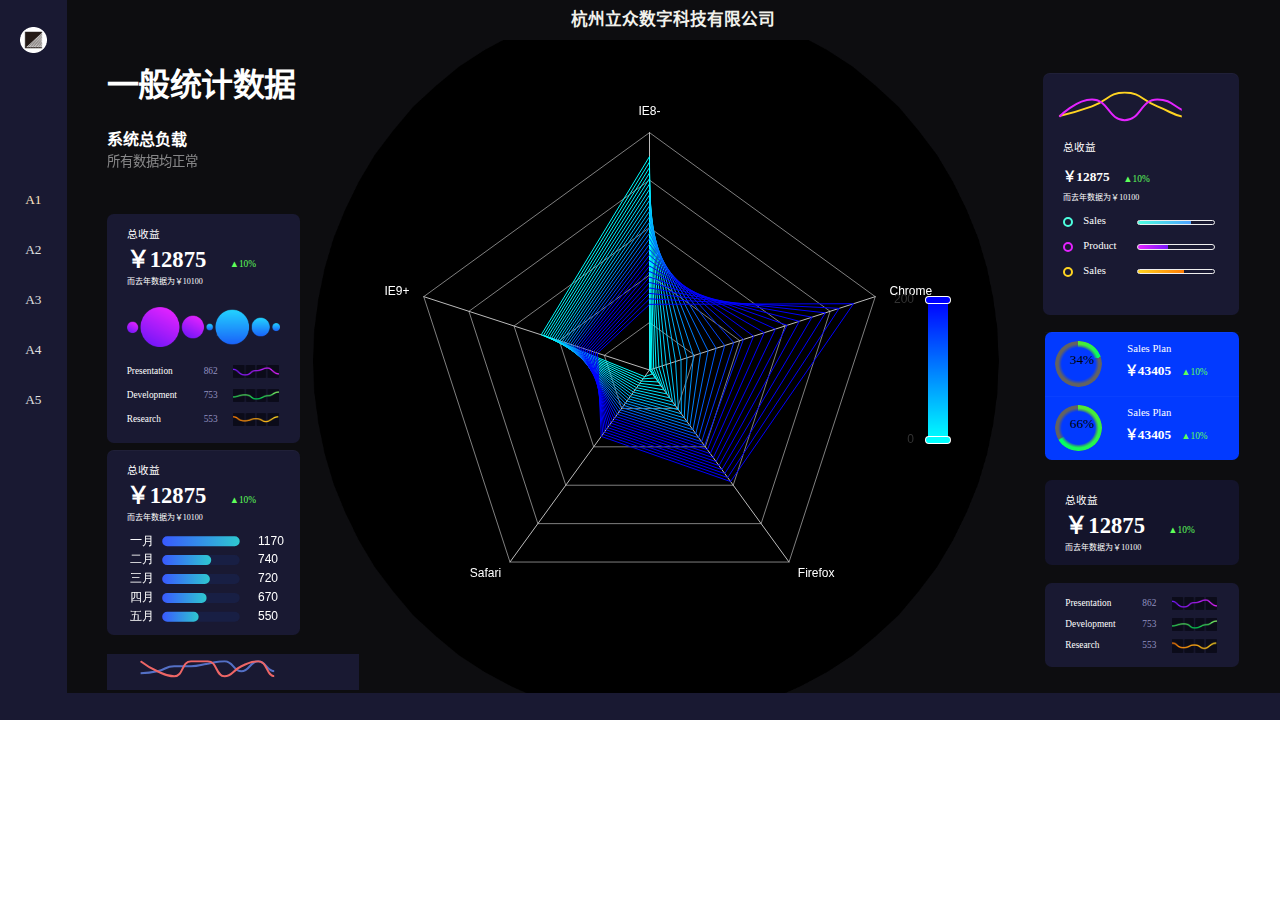
<file: index.html>
<!DOCTYPE html>
<html lang="zh-CN">

<head>
    <script type="text/javascript">
        window.location.href = 'html/demo1.html';
    </script>
    <meta charset="UTF-8">
    <meta http-equiv="X-UA-Compatible" content="IE=edge">
    <meta name="viewport" content="width=device-width, initial-scale=1.0">
    <title>home</title>

</head>

<body>

</body>

</html>
</file>
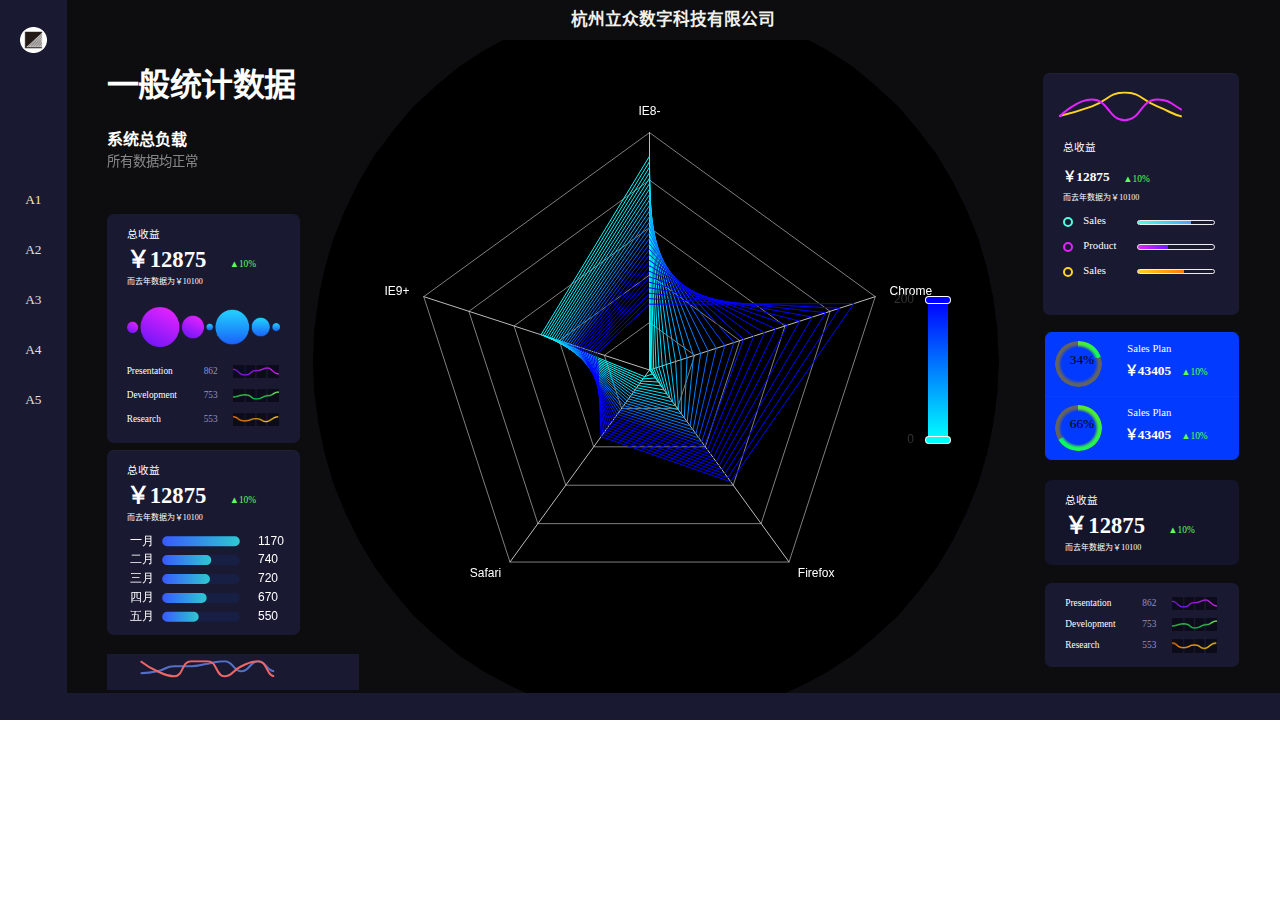
<file: html/demo1.html>
<!DOCTYPE html>
<html lang="zh-CN">

<head>
    <meta charset="UTF-8">
    <meta http-equiv="X-UA-Compatible" content="IE=edge">
    <meta name="viewport" content="width=device-width, initial-scale=1.0">
    <title>a1</title>
    <link rel="stylesheet" href="../css/Navigation .css">
    <link rel="stylesheet" href="../css/contentpublic.css">
    <link rel="stylesheet" href="../css/a1.css">

</head>

<body style="overflow:scroll;overflow-y:hidden;overflow-x:hidden">
    <div class="navigation">
        <!-- logo区域 -->
        <div class="logo">
            <img src="../Image/logo1.png" alt="" id="lz">
        </div>
        <!-- 中间按钮区域 -->
        <div class="menu_button">
            <ul class="nav">
                <li class="nav-item ">
                    <a class="nav-link nav-linkPress " href="demo1.html">A1</a>
                </li>

                <li class="nav-item">
                    <a class="nav-link " href="demo2.html">A2</a>
                </li>

                <li class="nav-item">
                    <a class="nav-link" href="demo3.html">A3</a>
                </li>

                <li class="nav-item">
                    <a class="nav-link " href="#section_4">A4</a>
                </li>

                <li class="nav-item">
                    <a class="nav-link " href="#section_5">A5</a>
                </li>
            </ul>
        </div>
        <!-- 底部区域 -->
        <div class="bottom">

        </div>
    </div>
    <div class="content">
        <div class="topPanel">
            <h1>杭州立众数字科技有限公司</h1>
        </div>
        <div class="middlePanel">
            <div class="left">
                <p class="p1">一般统计数据</p>
                <p class="p2">系统总负载</p>
                <p class="p3">所有数据均正常</p>
                <div class="box1">
                    <p class="p10">总收益</p>
                    <p class="p11">￥12875</p>
                    <p class="p12">▲10%</p>
                    <p class="p13">而去年数据为￥10100</p>
                    <img class="qipao" src="../Image/qipao.png" alt="" srcset="">
                    <div class="box">
                        <p class="name">Presentation</p>
                        <p class="num">862</p>
                        <img class="icon" src="../Image/t1.png" alt="" srcset="">
                    </div>
                    <div class="box">
                        <p class="name">Development</p>
                        <p class="num">753</p>
                        <img class="icon" src="../Image/t2.png" alt="" srcset="">
                    </div>
                    <div class="box">
                        <p class="name">Research</p>
                        <p class="num">553</p>
                        <img class="icon" src="../Image/t3.png" alt="" srcset="">
                    </div>
                </div>
                <div class="box2">
                    <p class="p10">总收益</p>
                    <p class="p11">￥12875</p>
                    <p class="p12">▲10%</p>
                    <p class="p13">而去年数据为￥10100</p>
                    <div id="month1" class="box"></div>
                </div>
                <div id="Dynamicss" class="box3">
                </div>
            </div>
            <div id="echart3" class="middle"></div>
            <div class="right">
                <div class="box1">
                    <div id="rightTable1" class="table"></div>
                    <p class="p10">总收益</p>
                    <p class="p11">￥12875</p>
                    <p class="p12">▲10%</p>
                    <p class="p13">而去年数据为￥10100</p>
                    <div class="slider">
                        <div class="box">
                            <div class="kxy verticalcenter" style="border: .0375rem solid #4DFFDF;"></div>
                            <div class="lable verticalcenter">Sales</div>
                            <div class="green g-progress verticalcenter" style="--progress: 70%"></div>
                        </div>
                        <div class="box">
                            <div class="kxy verticalcenter" style="border: .0375rem solid #E323FF;"></div>
                            <div class="lable verticalcenter">Product</div>
                            <div class="purple g-progress verticalcenter" style="--progress: 40%"></div>
                        </div>
                        <div class="box">
                            <div class="kxy verticalcenter" style="border: .0375rem solid #FFD422;"></div>
                            <div class="lable verticalcenter">Sales</div>
                            <div class="linear g-progress verticalcenter" style="--progress: 60%"></div>
                        </div>
                    </div>

                </div>
                <div class="box2">
                    <div class="circlebox">
                        <div class="_circle1"></div>
                        <div class="_circle2 bgnum1"></div>
                        <div class="text">
                            <p class="t1">34%</p>
                        </div>
                        <div class="textbox">
                            <p class="p10">Sales Plan</p>
                            <p class="p11">￥43405</p>
                            <p class="p12">▲10%</p>
                        </div>
                    </div>
                    <div class="circlebox">
                        <div class="_circle1"></div>
                        <div class="_circle2 bgnum2"></div>
                        <div class="text">
                            <p class="t1">66%</p>
                        </div>
                        <div class="textbox">
                            <p class="p10">Sales Plan</p>
                            <p class="p11">￥43405</p>
                            <p class="p12">▲10%</p>
                        </div>
                    </div>
                </div>
                <div class="box3">
                    <p class="p10">总收益</p>
                    <p class="p11">￥12875</p>
                    <p class="p12">▲10%</p>
                    <p class="p13">而去年数据为￥10100</p>
                </div>
                <div class="box4">
                    <div class="box">
                        <p class="name">Presentation</p>
                        <p class="num">862</p>
                        <img class="icon" src="../Image/t1.png" alt="" srcset="">
                    </div>
                    <div class="box">
                        <p class="name">Development</p>
                        <p class="num">753</p>
                        <img class="icon" src="../Image/t2.png" alt="" srcset="">
                    </div>
                    <div class="box">
                        <p class="name">Research</p>
                        <p class="num">553</p>
                        <img class="icon" src="../Image/t3.png" alt="" srcset="">
                    </div>
                </div>
            </div>
        </div>
        <div class="bottomPanel">
        </div>
    </div>

</body>
<script src="../js/jquery.js"></script>
<script src="../js/flexible.js"></script>
<script src="../js/echarts.min.js"></script>
<script src="../js/demo1.js"></script>

</html>
</file>
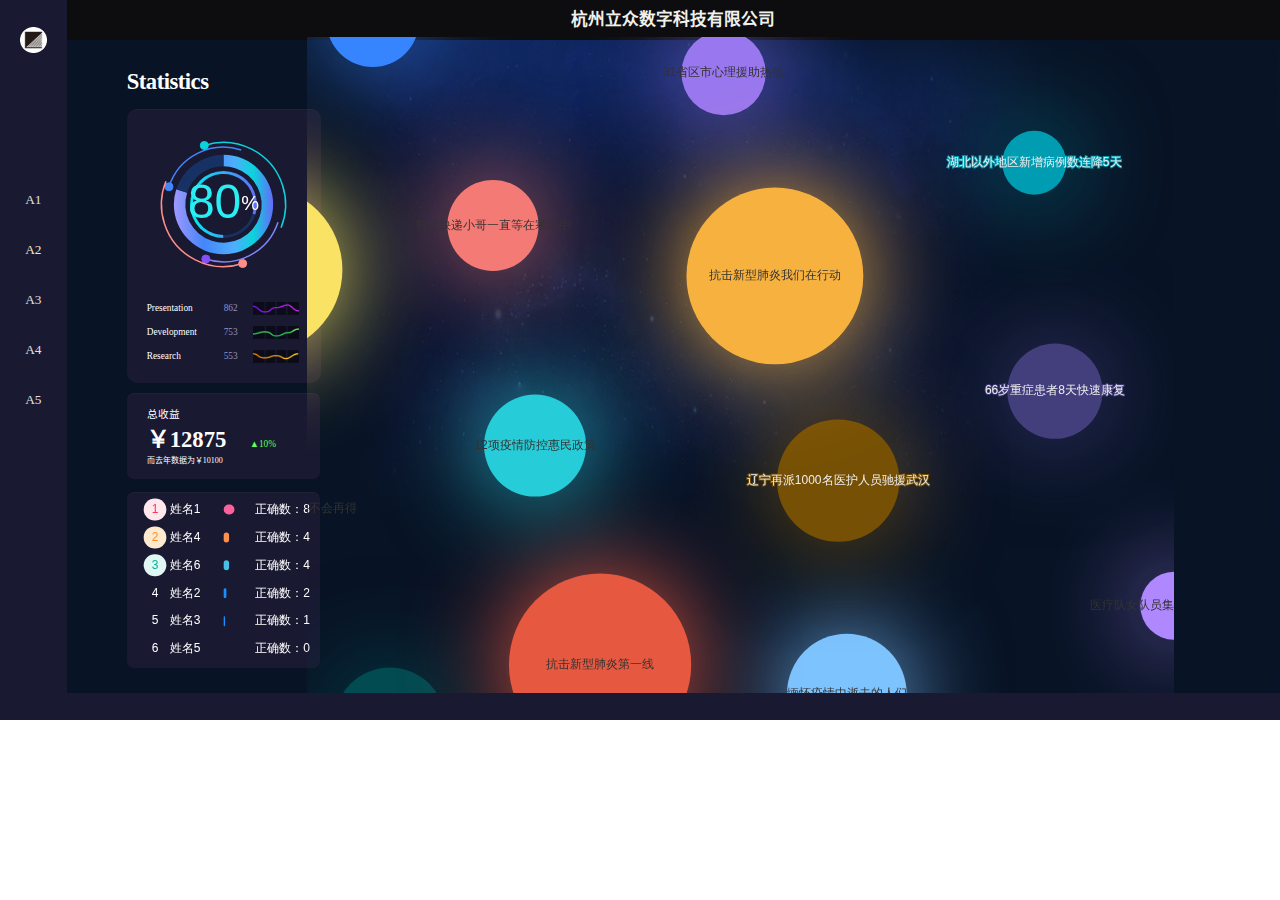
<file: html/demo2.html>
<!DOCTYPE html>
<html lang="zh-CN">

<head>
    <meta charset="UTF-8">
    <meta http-equiv="X-UA-Compatible" content="IE=edge">
    <meta name="viewport" content="width=device-width, initial-scale=1.0">
    <title>a2</title>
    <link rel="stylesheet" href="../css/Navigation .css">
    <link rel="stylesheet" href="../css/contentpublic.css">
    <link rel="stylesheet" href="../css/a2.css">
</head>

<body>
    <div class="navigation">
        <!-- logo区域 -->
        <div class="logo">
            <img src="../Image/logo1.png" alt="" id="lz">
        </div>
        <!-- 中间按钮区域 -->
        <div class="menu_button">
            <ul class="nav">
                <li class="nav-item ">
                    <a class="nav-link  " href="demo1.html">A1</a>
                </li>

                <li class="nav-item">
                    <a class="nav-link nav-linkPress " href="demo2.html">A2</a>
                </li>

                <li class="nav-item">
                    <a class="nav-link" href="demo3.html">A3</a>
                </li>

                <li class="nav-item">
                    <a class="nav-link " href="#section_4">A4</a>
                </li>

                <li class="nav-item">
                    <a class="nav-link " href="#section_5">A5</a>
                </li>

            </ul>
        </div>
        <!-- 底部区域 -->
        <div class="bottom">

        </div>
    </div>
    <div class="content">
        <div class="topPanel">
            <h1>杭州立众数字科技有限公司</h1>
        </div>
        <div class="middlePanel">
            <div class="left">
                <p class="p1">Statistics</p>
                <div class="box1">

                    <div id="echart1" class="echarts"></div>
                    <div class="box">
                        <p class="name">Presentation</p>
                        <p class="num">862</p>
                        <img class="icon" src="../Image/t1.png" alt="" srcset="">
                    </div>
                    <div class="box">
                        <p class="name">Development</p>
                        <p class="num">753</p>
                        <img class="icon" src="../Image/t2.png" alt="" srcset="">
                    </div>
                    <div class="box">
                        <p class="name">Research</p>
                        <p class="num">553</p>
                        <img class="icon" src="../Image/t3.png" alt="" srcset="">
                    </div>
                </div>
                <div class="box2">
                    <p class="p10">总收益</p>
                    <p class="p11">￥12875</p>
                    <p class="p12">▲10%</p>
                    <p class="p13">而去年数据为￥10100</p>
                </div>
                <div id="echart3" class="box3"></div>
            </div>
            <!-- <div id="echart1" class="middle"></div> -->
            <div id="echart2" class="middle"></div>
        </div>
        <div class="bottomPanel">
        </div>
    </div>

</body>
<script src="../js/jquery.js"></script>
<script src="../js/flexible.js"></script>
<script src="../js/echarts.min.js"></script>
<script src="../js/demo2.js"></script>

</html>
</file>
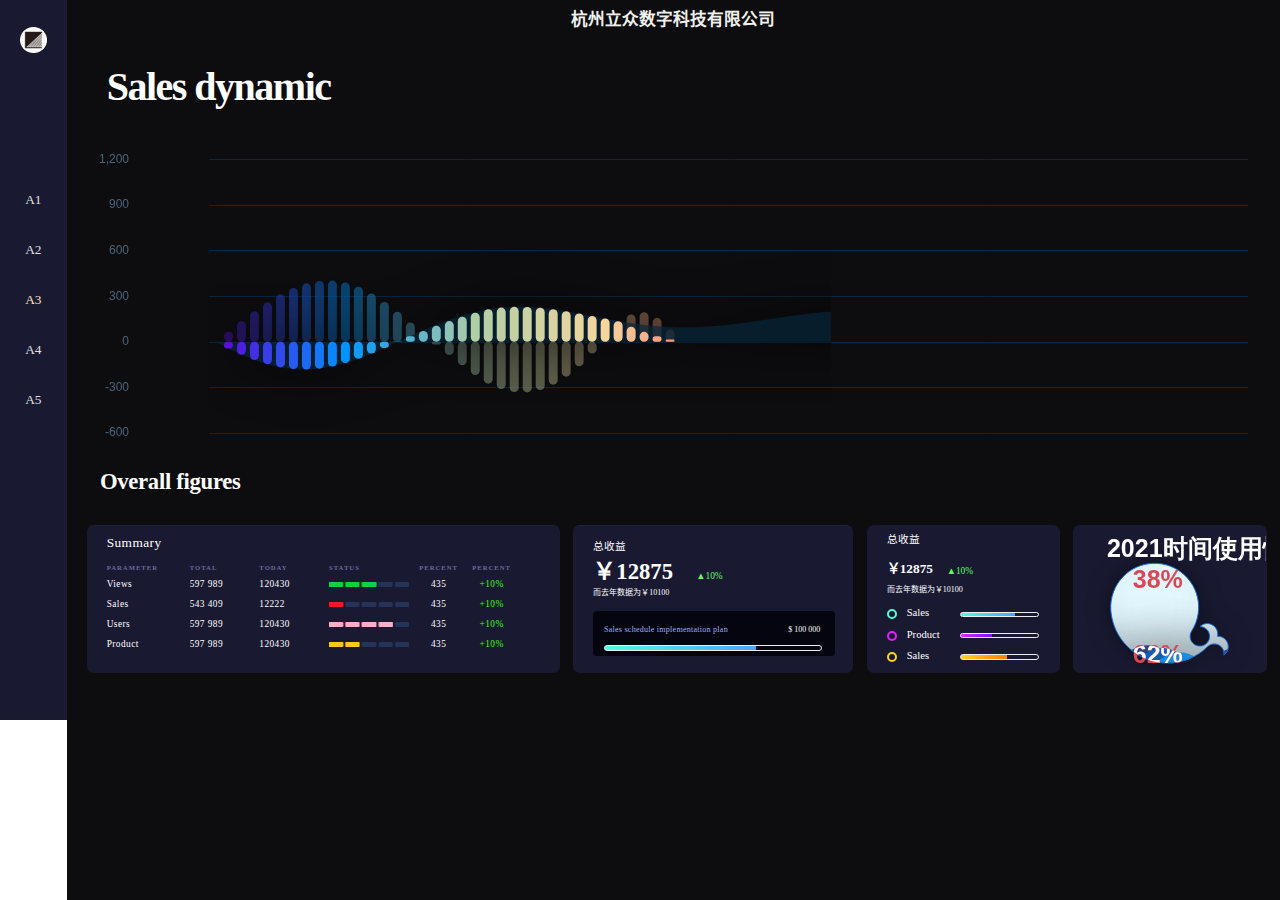
<file: html/demo3.html>
<!DOCTYPE html>
<html lang="zh-CN">

<head>
    <meta charset="UTF-8">
    <meta http-equiv="X-UA-Compatible" content="IE=edge">
    <meta name="viewport" content="width=device-width, initial-scale=1.0">
    <title>a3</title>
    <link rel="stylesheet" href="../css/Navigation .css">
    <link rel="stylesheet" href="../css/contentpublic.css">
    <link rel="stylesheet" href="../css/a3.css">

</head>

<body>
    <div class="navigation">
        <!-- logo区域 -->
        <div class="logo">
            <img src="../Image/logo1.png" alt="" id="lz">
        </div>
        <!-- 中间按钮区域 -->
        <div class="menu_button">
            <ul class="nav">
                <li class="nav-item ">
                    <a class="nav-link  " href="demo1.html">A1</a>
                </li>

                <li class="nav-item">
                    <a class="nav-link  " href="demo2.html">A2</a>
                </li>

                <li class="nav-item">
                    <a class="nav-link nav-linkPress" href="demo3.html">A3</a>
                </li>

                <li class="nav-item">
                    <a class="nav-link " href="#section_4">A4</a>
                </li>

                <li class="nav-item">
                    <a class="nav-link " href="#section_5">A5</a>
                </li>

            </ul>
        </div>
        <!-- 底部区域 -->
        <div class="bottom">

        </div>
    </div>
    <div class="content">
        <div class="topPanel">
            <h1>杭州立众数字科技有限公司</h1>
        </div>
        <div class="top">
            <h2>Sales dynamic</h2>
            <div id="echart1" class="echart">
            </div>
        </div>
        <div class="bottom">
            <h3>Overall figures</h3>
            <div class="box1">
                <h4>Summary</h4>
                <div class="tableBox">
                    <div class="title">
                        <p class="p1">PARAMETER </p>
                        <p class="p2">TOTAL</p>
                        <p class="p3">TODAY</p>
                        <p class="p4">STATUS</p>
                        <p class="p5">PERCENT</p>
                        <p class="p6">PERCENT</p>
                    </div>
                    <div class="contentBox">
                        <p class="p1">Views</p>
                        <p class="p2">597 989</p>
                        <p class="p3">120430</p>
                        <div class="progress">
                            <div class="curRate green"></div>
                        </div>
                        <p class="p5">435</p>
                        <p class="p6">+10%</p>
                    </div>
                    <div class="contentBox">
                        <p class="p1">Sales</p>
                        <p class="p2">543 409</p>
                        <p class="p3">12222</p>
                        <div class="progress">
                            <div class="curRate red"></div>
                        </div>
                        <p class="p5">435</p>
                        <p class="p6">+10%</p>
                    </div>
                    <div class="contentBox">
                        <p class="p1">Users</p>
                        <p class="p2">597 989</p>
                        <p class="p3">120430</p>
                        <div class="progress">
                            <div class="curRate pink"></div>
                        </div>
                        <p class="p5">435</p>
                        <p class="p6">+10%</p>
                    </div>
                    <div class="contentBox">
                        <p class="p1">Product</p>
                        <p class="p2">597 989</p>
                        <p class="p3">120430</p>
                        <div class="progress">
                            <div class="curRate golden"></div>
                        </div>
                        <p class="p5">435</p>
                        <p class="p6">+10%</p>
                    </div>
                </div>
                <div class="box2">
                    <div class="lableBox">
                        <p class="p10">总收益</p>
                        <p class="p11">￥12875</p>
                        <p class="p12">▲10%</p>
                        <p class="p13">而去年数据为￥10100</p>
                    </div>
                    <div class="sliderBox">
                        <p class="p1">Sales schedule implementation plan</p>
                        <p class="p2">$ 100 000</p>
                        <div class="g-progress" style="--progress: 70%"></div>
                    </div>
                </div>
                <div class="box3">
                    <p class="p10">总收益</p>
                    <p class="p11">￥12875</p>
                    <p class="p12">▲10%</p>
                    <p class="p13">而去年数据为￥10100</p>
                    <div class="slider">
                        <div class="box">
                            <div class="kxy verticalcenter" style="border: .0375rem solid #4DFFDF;"></div>
                            <div class="lable verticalcenter">Sales</div>
                            <div class="green g-progress verticalcenter" style="--progress: 70%"></div>
                        </div>
                        <div class="box">
                            <div class="kxy verticalcenter" style="border: .0375rem solid #E323FF;"></div>
                            <div class="lable verticalcenter">Product</div>
                            <div class="purple g-progress verticalcenter" style="--progress: 40%"></div>
                        </div>
                        <div class="box">
                            <div class="kxy verticalcenter" style="border: .0375rem solid #FFD422;"></div>
                            <div class="lable verticalcenter">Sales</div>
                            <div class="linear g-progress verticalcenter" style="--progress: 60%"></div>
                        </div>
                    </div>
                </div>
                <div id="echart3" class="box4"></div>
            </div>
        </div>
</body>
<script src="../js/jquery.js"></script>
<script src="../js/flexible.js"></script>
<script src="../js/echarts.min.js"></script>
<script src="../js/demo3.js"></script>
<script src="../js/echarts-liquidfill.min.js"></script>

</html>
</file>
<file: css/Navigation .css>
* {
  margin: 0;
  padding: 0;
  box-sizing: border-box;
}
ul {
  list-style: none;
}
p {
  margin: 0;
  padding: 0;
  box-sizing: border-box;
}
a {
  text-decoration: none;
  font-size: 18px;
}
.navigation {
  position: absolute;
  width: 1.25rem;
  height: 13.5rem;
  background: #191932;
}
.navigation .logo {
  margin-top: 0.5rem;
  display: flex;
  justify-content: center;
}
.navigation .logo #lz {
  width: 0.5rem;
  height: 0.5rem;
}
.navigation .menu_button {
  position: relative;
  width: 100%;
  height: 9.45rem;
  text-align: center;
}
.navigation .menu_button .nav {
  position: relative;
  top: 2.25rem;
  width: 100%;
  height: 4.75rem;
  text-align: center;
}
.navigation .menu_button .nav .nav-item {
  position: relative;
  width: 100%;
  height: 0.75rem;
  margin-bottom: 0.1875rem;
}
.navigation .menu_button .nav .nav-item .nav-link {
  width: 100%;
  height: 100%;
  display: inline-block;
  text-align: center;
  line-height: 1rem;
  font-size: 0.25rem;
  color: #e0e0e0;
}
.navigation .menu_button .nav .nav-item .nav-linkPress {
  color: bisque;
}
.navigation .menu_button .nav .nav-item .nav-link:hover {
  color: bisque;
}
.navigation .bottom {
  position: relative;
  width: 100%;
  height: 2.7rem;
  text-align: center;
}
</file>
<file: css/contentpublic.css>
.content {
  position: absolute;
  left: 1.25rem;
  width: 22.75rem;
  height: 100%;
}
.content .topPanel {
  position: relative;
  width: 100%;
  height: 0.75rem;
  background-color: #0D0D10;
}
.content .topPanel h1 {
  position: relative;
  text-align: center;
  line-height: 0.75rem;
  font-size: 0.3125rem;
  color: #f1f1ec;
}
.content .middlePanel {
  position: relative;
  width: 100%;
  height: 12.25rem;
}
.content .bottomPanel {
  position: relative;
  width: 100%;
  height: 0.5rem;
  background-color: #191932;
}
.verticalcenter {
  position: absolute;
  top: 0;
  bottom: 0;
  left: 0;
  margin: auto;
}
</file>
<file: css/a1.css>
.content {
  background: url(../Image/a1bg.png) no-repeat;
  background-size: 24rem 13.5rem;
  background-attachment: fixed;
}
.left {
  position: absolute;
  width: 5.875rem;
  height: 100%;
  margin-top: 0.5rem;
  margin-left: 0.75rem;
}
.left .p1 {
  position: relative;
  font-weight: 700;
  font-size: 0.6rem;
  line-height: 0.7rem;
  letter-spacing: -0.0094rem;
  color: #FFFFFF;
}
.left .p2 {
  position: relative;
  top: 0.45rem;
  font-weight: 700;
  font-size: 0.3rem;
  line-height: 0.45rem;
  color: #FFFFFF;
}
.left .p3 {
  position: relative;
  top: 0.4375rem;
  font-weight: 400;
  font-size: 0.25rem;
  line-height: 0.4rem;
  color: #FFFFFF;
  opacity: 0.5;
}
.left .box1 {
  position: absolute;
  width: 3.625rem;
  height: 4.2875rem;
  top: calc(50% - 4.2875rem/2 - 1.2188rem);
  background: #191932;
  border-radius: 0.125rem;
}
.left .box1 .p10 {
  position: relative;
  margin: 0.25rem auto auto 0.375rem;
  font-weight: 400;
  font-size: 0.2rem;
  line-height: 0.3rem;
  color: #FFFFFF;
}
.left .box1 .p11 {
  position: relative;
  display: inline-block;
  left: 0.375rem;
  width: 1.875rem;
  font-weight: 800;
  font-size: 0.425rem;
  line-height: 0.625rem;
  color: #FFFFFF;
}
.left .box1 .p12 {
  position: relative;
  display: inline-block;
  left: 0.375rem;
  font-weight: 400;
  font-size: 0.175rem;
  line-height: 0.25rem;
  align-items: center;
  color: #5EFF5A;
}
.left .box1 .p13 {
  position: relative;
  left: 0.375rem;
  font-weight: 400;
  font-size: 0.15rem;
  line-height: 0.2rem;
  color: #FFFFFF;
}
.left .box1 .qipao {
  position: relative;
  top: 0.375rem;
  left: 0.375rem;
  width: 2.875rem;
  height: 0.75rem;
  background-color: #023AFF;
  margin-bottom: 0.625rem;
}
.left .box1 .box {
  position: relative;
  margin-bottom: 0.1875rem;
  left: 0.375rem;
  width: 3.25rem;
  height: 0.2625rem;
}
.left .box1 .box .name {
  position: absolute;
  width: 1.125rem;
  height: 0.25rem;
  display: inline-block;
  font-weight: 400;
  font-size: 0.175rem;
  line-height: 0.25rem;
  color: #FFFFFF;
}
.left .box1 .box .num {
  position: absolute;
  left: 1.375rem;
  width: 0.4rem;
  height: 0.25rem;
  margin-right: 0.125rem;
  display: inline-block;
  text-align: center;
  font-weight: 400;
  font-size: 0.175rem;
  line-height: 0.25rem;
  color: #9292C1;
}
.left .box1 .box .icon {
  position: absolute;
  left: 2rem;
  width: 0.85rem;
  height: 0.25rem;
  line-height: 0.25rem;
}
.left .box2 {
  align-items: center;
  position: absolute;
  width: 3.625rem;
  height: 3.475rem;
  top: calc(50% - 3.475rem/2 + 2.8rem);
  background: #191932;
  box-shadow: inset 0px 1px 0.3px rgba(255, 255, 255, 0.03);
  border-radius: 0.125rem;
}
.left .box2 .p10 {
  position: relative;
  margin: 0.25rem auto auto 0.375rem;
  font-weight: 400;
  font-size: 0.2rem;
  line-height: 0.3rem;
  color: #FFFFFF;
}
.left .box2 .p11 {
  position: relative;
  display: inline-block;
  left: 0.375rem;
  width: 1.875rem;
  font-weight: 800;
  font-size: 0.425rem;
  line-height: 0.625rem;
  color: #FFFFFF;
}
.left .box2 .p12 {
  position: relative;
  display: inline-block;
  left: 0.375rem;
  font-weight: 400;
  font-size: 0.175rem;
  line-height: 0.25rem;
  align-items: center;
  color: #5EFF5A;
}
.left .box2 .p13 {
  position: relative;
  left: 0.375rem;
  font-weight: 400;
  font-size: 0.15rem;
  line-height: 0.2rem;
  color: #FFFFFF;
}
.left .box2 .box {
  position: relative;
  margin-bottom: 0.1875rem;
  left: 0.375rem;
  width: 3rem;
  height: 2.0625rem;
}
.left .box3 {
  position: absolute;
  width: 4.725rem;
  height: 0.675rem;
  bottom: 0.5625rem;
  background: #191932;
}
.middle {
  position: absolute;
  width: 11.875rem;
  height: 12.375rem;
  left: 5rem;
}
.right {
  position: absolute;
  right: 0;
  width: 4.4375rem;
  height: 100%;
}
.right .box1 {
  align-items: center;
  padding: 0px;
  position: absolute;
  width: 3.675rem;
  height: 4.525rem;
  top: 0.625rem;
  /* Blueish-black */
  background: #191932;
  /* Widget shadow */
  box-shadow: inset 0px 1px 0.3px rgba(255, 255, 255, 0.03);
  border-radius: 0.125rem;
}
.right .box1 .table {
  position: absolute;
  top: 0.275rem;
  width: 3.675rem;
  height: 0.8625rem;
}
.right .box1 .p10 {
  position: absolute;
  margin: 1.25rem auto auto 0.375rem;
  font-weight: 400;
  font-size: 0.2rem;
  line-height: 0.3rem;
  color: #FFFFFF;
}
.right .box1 .p11 {
  position: absolute;
  display: inline-block;
  margin: 1.625rem auto auto 0.375rem;
  width: 1.875rem;
  font-weight: 800;
  font-size: 0.25rem;
  line-height: 0.625rem;
  color: #FFFFFF;
}
.right .box1 .p12 {
  position: absolute;
  display: inline-block;
  margin: 1.8625rem auto auto 1.5rem;
  font-weight: 400;
  font-size: 0.175rem;
  line-height: 0.25rem;
  align-items: center;
  color: #5EFF5A;
}
.right .box1 .p13 {
  position: absolute;
  margin: 2.25rem auto auto 0.375rem;
  font-weight: 400;
  font-size: 0.15rem;
  line-height: 0.2rem;
  color: #FFFFFF;
}
.right .box1 .slider {
  position: absolute;
  margin: 2.625rem auto auto 0.375rem;
  width: 3rem;
  height: 1.375rem;
}
.right .box1 .slider .box {
  position: relative;
  margin-bottom: 0.125rem;
  width: 3rem;
  height: 0.3375rem;
}
@property --progress {
  syntax: '<percentage>';
  inherits: false;
  initial-value: 0%;
}
.right .box1 .slider .box .green {
  background: linear-gradient(90deg, #4DFFDF, #4DA1FF var(--progress), transparent 0);
}
.right .box1 .slider .box .purple {
  background: linear-gradient(90deg, #E323FF, #7517F8 var(--progress), transparent 0);
}
.right .box1 .slider .box .linear {
  background: linear-gradient(90deg, #FFD422, #FF7D05 var(--progress), transparent 0);
}
.right .box1 .slider .box .kxy {
  display: inline-block;
  width: 0.1875rem;
  height: 0.1875rem;
  border-radius: 0.125rem;
  text-align: center;
  line-height: 0.3375rem;
}
.right .box1 .slider .box .lable {
  display: inline-block;
  left: 0.375rem;
  font-weight: 400;
  font-size: 0.2rem;
  text-align: center;
  line-height: 0.3rem;
  color: #FFFFFF;
}
.right .box1 .slider .box .g-progress {
  left: 1.375rem;
  display: inline-block;
  width: 1.475rem;
  height: 0.1rem;
  text-align: center;
  line-height: 0.3375rem;
  border-radius: 0.1875rem;
  border: 0.0125rem solid #eee;
  transition: width 0.5s linear;
}
.right .box2 {
  position: absolute;
  width: 3.625rem;
  height: 2.4rem;
  right: 0.775rem;
  top: calc(50% - 2.4rem/2 + 0.55rem);
  /* Blue */
  background: #023AFF;
  border-radius: 0.125rem;
}
.right .box2 .circlebox {
  position: relative;
  width: 3.625rem;
  height: 1.2rem;
  text-align: center;
  /* Blue */
  box-shadow: inset 0px 1px 0.3px rgba(255, 255, 255, 0.03);
}
.right .box2 .circlebox .bgnum1 {
  background: conic-gradient(#55e830 0%, #00ff66 20%, #00000000 20%, #00000000 100%);
}
.right .box2 .circlebox .bgnum2 {
  background: conic-gradient(#55e830 0%, #00ff66 66%, #00000000 67%, #00000000 100%);
}
.right .box2 .circlebox ._circle1 {
  position: absolute;
  width: 0.875rem;
  height: 0.875rem;
  border-radius: 50%;
  left: 0.1875rem;
  top: 0;
  bottom: 0;
  margin: auto;
  background: conic-gradient(#626262 1%, #626262 100%);
  mask: radial-gradient(transparent, transparent 0.3125rem, #000 0.3812rem, #000 0);
}
.right .box2 .circlebox ._circle2 {
  position: absolute;
  width: 0.875rem;
  height: 0.875rem;
  border-radius: 50%;
  left: 0.1875rem;
  top: 0;
  bottom: 0;
  margin: auto;
  mask: radial-gradient(transparent, transparent 0.3125rem, #000 0.3812rem, #000 0);
}
.right .box2 .circlebox .text {
  position: absolute;
  width: 0.875rem;
  height: 0.875rem;
  left: 0.25rem;
  top: 0.1rem;
  text-align: center;
}
.right .box2 .circlebox .text .t1 {
  position: absolute;
  font-size: 0.25rem;
  line-height: 0.875rem;
  top: 0;
  bottom: 0;
  left: 0;
  right: 0;
  margin: auto;
}
.right .box2 .circlebox .textbox {
  position: absolute;
  width: 2rem;
  height: 0.875rem;
  left: 1.3rem;
  top: 0;
  bottom: 0;
  margin: auto;
}
.right .box2 .circlebox .textbox .p10 {
  position: absolute;
  width: 1.925rem;
  height: 0.3rem;
  left: -0.3125rem;
  font-weight: 400;
  font-size: 0.2rem;
  line-height: 0.3rem;
  color: #FFFFFF;
}
.right .box2 .circlebox .textbox .p11 {
  position: absolute;
  display: inline-block;
  left: -0.3125rem;
  top: 0.25rem;
  width: 1.875rem;
  font-weight: 800;
  font-size: 0.25rem;
  line-height: 0.625rem;
  color: #FFFFFF;
}
.right .box2 .circlebox .textbox .p12 {
  position: absolute;
  display: inline-block;
  left: 1.25rem;
  top: 0.475rem;
  font-weight: 400;
  font-size: 0.175rem;
  line-height: 0.25rem;
  align-items: center;
  color: #5EFF5A;
}
.right .box3 {
  position: absolute;
  width: 3.625rem;
  height: 1.6rem;
  right: 0.775rem;
  top: calc(50% - 1.6rem/2 + 2.925rem);
  /* Blueish-black */
  background: #14142B;
  border-radius: 0.125rem;
}
.right .box3 .p10 {
  position: relative;
  margin: 0.25rem auto auto 0.375rem;
  font-weight: 400;
  font-size: 0.2rem;
  line-height: 0.3rem;
  color: #FFFFFF;
}
.right .box3 .p11 {
  position: relative;
  display: inline-block;
  left: 0.375rem;
  width: 1.875rem;
  font-weight: 800;
  font-size: 0.425rem;
  line-height: 0.625rem;
  color: #FFFFFF;
}
.right .box3 .p12 {
  position: relative;
  display: inline-block;
  left: 0.375rem;
  font-weight: 400;
  font-size: 0.175rem;
  line-height: 0.25rem;
  align-items: center;
  color: #5EFF5A;
}
.right .box3 .p13 {
  position: relative;
  left: 0.375rem;
  font-weight: 400;
  font-size: 0.15rem;
  line-height: 0.2rem;
  color: #FFFFFF;
}
.right .box4 {
  display: flex;
  flex-direction: column;
  align-items: flex-start;
  padding: 0.25rem 0;
  gap: 0.1375rem;
  position: absolute;
  width: 3.625rem;
  height: 1.5625rem;
  right: 0.775rem;
  bottom: 0.5rem;
  /* Blueish-black */
  background: #191932;
  border-radius: 0.125rem;
}
.right .box4 .box {
  position: relative;
  margin-bottom: 0.1875rem;
  left: 0.375rem;
  width: 3.25rem;
  height: 0.2625rem;
}
.right .box4 .box .name {
  position: absolute;
  width: 1.125rem;
  height: 0.25rem;
  display: inline-block;
  font-weight: 400;
  font-size: 0.175rem;
  line-height: 0.25rem;
  color: #FFFFFF;
}
.right .box4 .box .num {
  position: absolute;
  left: 1.375rem;
  width: 0.4rem;
  height: 0.25rem;
  margin-right: 0.125rem;
  display: inline-block;
  text-align: center;
  font-weight: 400;
  font-size: 0.175rem;
  line-height: 0.25rem;
  color: #9292C1;
}
.right .box4 .box .icon {
  position: absolute;
  left: 2rem;
  width: 0.85rem;
  height: 0.25rem;
  line-height: 0.25rem;
}
</file>
<file: css/a2.css>
.content {
  background: url(../Image/a2bg.png) no-repeat;
  background-size: 24rem 13.5rem;
  background-attachment: fixed;
}
.left {
  position: absolute;
  width: 5.875rem;
  height: 100%;
  margin-top: 0.5rem;
  margin-left: 0.75rem;
}
.left .p1 {
  position: relative;
  font-weight: 800;
  font-size: 0.425rem;
  line-height: 0.55rem;
  left: 0.375rem;
  letter-spacing: -0.0094rem;
  color: #FFFFFF;
}
.left .box1 {
  position: absolute;
  width: 3.6375rem;
  height: 5.1375rem;
  left: 0.375rem;
  top: 0.7875rem;
  background: #191932;
  box-shadow: inset 0px 1px 0.3px rgba(255, 255, 255, 0.03);
  border-radius: 10px;
}
.left .box1 .echarts {
  position: absolute;
  width: 3.625rem;
  height: 3.575rem;
}
.left .box1 .p10 {
  position: relative;
  margin: 0.25rem auto auto 0.375rem;
  font-weight: 400;
  font-size: 0.2rem;
  line-height: 0.3rem;
  color: #FFFFFF;
}
.left .box1 .box {
  position: relative;
  margin-bottom: 0.1875rem;
  left: 0.375rem;
  top: 3.625rem;
  width: 3.25rem;
  height: 0.2625rem;
}
.left .box1 .box .name {
  position: absolute;
  width: 1.125rem;
  height: 0.25rem;
  display: inline-block;
  font-weight: 400;
  font-size: 0.175rem;
  line-height: 0.25rem;
  color: #FFFFFF;
}
.left .box1 .box .num {
  position: absolute;
  left: 1.375rem;
  width: 0.4rem;
  height: 0.25rem;
  margin-right: 0.125rem;
  display: inline-block;
  text-align: center;
  font-weight: 400;
  font-size: 0.175rem;
  line-height: 0.25rem;
  color: #9292C1;
}
.left .box1 .box .icon {
  position: absolute;
  left: 2rem;
  width: 0.85rem;
  height: 0.25rem;
  line-height: 0.25rem;
}
.left .box2 {
  position: absolute;
  width: 3.625rem;
  height: 1.6rem;
  left: 0.375rem;
  top: 6.125rem;
  /* Blueish-black */
  background: #191932;
  /* Widget shadow */
  box-shadow: inset 0px 1px 0.3px rgba(255, 255, 255, 0.03);
  border-radius: 0.125rem;
}
.left .box2 .p10 {
  position: relative;
  margin: 0.25rem auto auto 0.375rem;
  font-weight: 400;
  font-size: 0.2rem;
  line-height: 0.3rem;
  color: #FFFFFF;
}
.left .box2 .p11 {
  position: relative;
  display: inline-block;
  left: 0.375rem;
  width: 1.875rem;
  font-weight: 800;
  font-size: 0.425rem;
  line-height: 0.625rem;
  color: #FFFFFF;
}
.left .box2 .p12 {
  position: relative;
  display: inline-block;
  left: 0.375rem;
  font-weight: 400;
  font-size: 0.175rem;
  line-height: 0.25rem;
  align-items: center;
  color: #5EFF5A;
}
.left .box2 .p13 {
  position: relative;
  left: 0.375rem;
  font-weight: 400;
  font-size: 0.15rem;
  line-height: 0.2rem;
  color: #FFFFFF;
}
.left .box3 {
  position: absolute;
  width: 3.625rem;
  height: 3.3rem;
  left: 0.375rem;
  bottom: 0.975rem;
  /* Blueish-black */
  background: #191932;
  /* Widget shadow */
  box-shadow: inset 0px 1px 0.3px rgba(255, 255, 255, 0.03);
  border-radius: 0.125rem;
}
.middle {
  position: absolute;
  top: 0;
  bottom: 0;
  left: 2.5rem;
  right: 0;
  margin: auto;
  width: 16.25rem;
  height: 12.375rem;
}
</file>
<file: css/a3.css>
.content {
  background-color: #0D0D10;
  background-size: 24rem 13.5rem;
  background-attachment: fixed;
}
.content .top {
  position: relative;
  width: 100%;
  height: 7.75rem;
}
.content .top h2 {
  position: absolute;
  width: 10rem;
  height: 1rem;
  left: 0.75rem;
  top: 0.375rem;
  font-style: normal;
  font-weight: 700;
  font-size: 0.75rem;
  line-height: 1rem;
  letter-spacing: -1.5px;
  color: #FFFFFF;
}
.content .top .echart {
  position: absolute;
  height: 6rem;
  left: 0.21%;
  right: 0.16%;
  top: 1.75rem;
}
.content .bottom {
  position: relative;
  width: 100%;
  height: 5rem;
}
.content .bottom h3 {
  position: absolute;
  width: 3.1875rem;
  height: 0.55rem;
  left: 0.625rem;
  top: 0.25rem;
  font-style: normal;
  font-weight: 800;
  font-size: 0.425rem;
  line-height: 0.55rem;
  letter-spacing: -0.0055rem;
  color: #FFFFFF;
}
.content .bottom .box1 {
  display: flex;
  flex-direction: column;
  align-items: flex-start;
  padding: 0.125rem 0.375rem;
  gap: 0.25rem;
  position: absolute;
  width: 8.875rem;
  height: 2.7625rem;
  left: 0.375rem;
  bottom: 0.8875rem;
  background: #191932;
  box-shadow: inset 0px 1px 0.3px rgba(255, 255, 255, 0.03);
  border-radius: 0.125rem;
}
.content .bottom .box1 h4 {
  position: absolute;
  width: 1.1625rem;
  height: 0.4rem;
  /* Body / Title */
  font-family: 'Open Sans';
  font-style: normal;
  font-weight: 400;
  font-size: 0.25rem;
  line-height: 0.4rem;
  letter-spacing: 0.44px;
  color: #FFFFFF;
  flex: none;
  order: 0;
  flex-grow: 0;
}
.content .bottom .box1 .tableBox {
  position: relative;
  width: 8.125rem;
  height: 1.6875rem;
  top: 0.5rem;
}
.content .bottom .box1 .tableBox .title {
  position: relative;
  width: 100%;
  height: 0.2rem;
}
.content .bottom .box1 .tableBox .title p {
  position: relative;
  height: 0.2rem;
  display: inline-block;
  /* Tips and details / Overline  */
  font-family: 'Open Sans';
  font-style: normal;
  font-weight: 700;
  font-size: 0.125rem;
  line-height: 0.2rem;
  letter-spacing: 0.0187rem;
  text-transform: uppercase;
  color: #6A6A9F;
}
.content .bottom .box1 .tableBox .p1 {
  width: 1.5rem;
}
.content .bottom .box1 .tableBox .p2 {
  width: 1.25rem;
}
.content .bottom .box1 .tableBox .p3 {
  width: 1.25rem;
}
.content .bottom .box1 .tableBox .p4 {
  width: 1.5rem;
}
.content .bottom .box1 .tableBox .p5 {
  width: 1rem;
  text-align: center;
}
.content .bottom .box1 .tableBox .p6 {
  width: 0.875rem;
  text-align: center;
}
.content .bottom .box1 .tableBox .contentBox {
  position: relative;
  top: 0.125rem;
  margin-bottom: 0.125rem;
  width: 100%;
  height: 0.25rem;
}
.content .bottom .box1 .tableBox .contentBox p {
  position: relative;
  height: 0.2rem;
  display: inline-block;
  font-family: 'Open Sans';
  font-style: normal;
  font-weight: 400;
  font-size: 0.175rem;
  line-height: 0.25rem;
  letter-spacing: 0.44px;
  color: #ffffff;
}
.content .bottom .box1 .tableBox .contentBox .p6 {
  color: #37ff00;
}
.content .bottom .box1 .tableBox .progress {
  position: relative;
  width: 1.5rem;
  height: 0.0875rem;
  display: inline-block;
  background: url(../Image/slider/sliderBG.png) left bottom no-repeat;
  background-size: 1.5rem 0.0875rem;
}
.content .bottom .box1 .tableBox .green {
  width: 60%;
  background: url(../Image/slider/sliderGreen.png) left bottom no-repeat;
}
.content .bottom .box1 .tableBox .red {
  width: 20%;
  background: url(../Image/slider/sliderRed.png) left bottom no-repeat;
}
.content .bottom .box1 .tableBox .pink {
  width: 80%;
  background: url(../Image/slider/sliderPink.png) left bottom no-repeat;
}
.content .bottom .box1 .tableBox .golden {
  width: 40%;
  background: url(../Image/slider/sliderGolden.png) left bottom no-repeat;
}
.content .bottom .box1 .tableBox .curRate {
  height: 0.0875rem;
  background-size: 1.5rem 0.0875rem;
}
.content .bottom .box2 {
  display: flex;
  flex-direction: column;
  align-items: flex-start;
  position: absolute;
  width: 5.25rem;
  height: 2.7625rem;
  left: 9.125rem;
  top: 0;
  /* Blueish-black */
  background: #191932;
  /* Widget shadow */
  box-shadow: inset 0px 1px 0.3px rgba(255, 255, 255, 0.03);
  border-radius: 0.125rem;
}
.content .bottom .box2 .lableBox {
  position: relative;
  width: 3.625rem;
  height: 1.6rem;
  /* Blueish-black */
}
.content .bottom .box2 .lableBox .p10 {
  position: relative;
  margin: 0.25rem auto auto 0.375rem;
  font-weight: 400;
  font-size: 0.2rem;
  line-height: 0.3rem;
  color: #FFFFFF;
}
.content .bottom .box2 .lableBox .p11 {
  position: relative;
  display: inline-block;
  left: 0.375rem;
  width: 1.875rem;
  font-weight: 800;
  font-size: 0.425rem;
  line-height: 0.625rem;
  color: #FFFFFF;
}
.content .bottom .box2 .lableBox .p12 {
  position: relative;
  display: inline-block;
  left: 0.375rem;
  font-weight: 400;
  font-size: 0.175rem;
  line-height: 0.25rem;
  align-items: center;
  color: #5EFF5A;
}
.content .bottom .box2 .lableBox .p13 {
  position: relative;
  left: 0.375rem;
  font-weight: 400;
  font-size: 0.15rem;
  line-height: 0.2rem;
  color: #FFFFFF;
}
.content .bottom .box2 .sliderBox {
  position: relative;
  padding: 0.2rem;
  left: 0.375rem;
  gap: 0.125rem;
  width: 4.525rem;
  height: 0.85rem;
  /* Black */
  background: #05050F;
  border-radius: 0.075rem;
  /* Inside auto layout */
  flex: none;
  order: 1;
  flex-grow: 0;
}
.content .bottom .box2 .sliderBox .p1 {
  position: relative;
  width: 3rem;
  height: 0.2rem;
  display: inline-block;
  font-family: 'Open Sans';
  font-style: normal;
  font-weight: 400;
  font-size: 0.15rem;
  line-height: 0.2rem;
  /* identical to box height, or 133% */
  letter-spacing: 0.005rem;
  color: #9AB0FF;
  flex: none;
  order: 0;
  flex-grow: 0;
}
.content .bottom .box2 .sliderBox .p2 {
  position: relative;
  width: 1rem;
  height: 0.2rem;
  text-align: right;
  display: inline-block;
  font-family: 'Open Sans';
  font-style: normal;
  font-weight: 400;
  font-size: 0.15rem;
  line-height: 0.2rem;
  color: #ffffff;
}
.content .bottom .box2 .sliderBox .g-progress {
  position: relative;
  top: 0.0625rem;
  display: inline-block;
  width: 4.0875rem;
  height: 0.1rem;
  text-align: center;
  line-height: 0.3375rem;
  border-radius: 0.1875rem;
  background: linear-gradient(90deg, #4DFFDF, #4DA1FF var(--progress), transparent 0);
  border: 0.0125rem solid #eee;
  transition: width 0.5s linear;
}
.content .bottom .box3 {
  position: absolute;
  width: 3.625rem;
  height: 2.7625rem;
  left: 14.625rem;
  top: 0;
  /* Blueish-black */
  background: #191932;
  border-radius: 0.125rem;
}
.content .bottom .box3 .p10 {
  position: absolute;
  margin: 0.125rem auto auto 0.375rem;
  font-weight: 400;
  font-size: 0.2rem;
  line-height: 0.3rem;
  color: #FFFFFF;
}
.content .bottom .box3 .p11 {
  position: absolute;
  display: inline-block;
  margin: 0.5rem auto auto 0.375rem;
  width: 1.875rem;
  font-weight: 800;
  font-size: 0.25rem;
  line-height: 0.625rem;
  color: #FFFFFF;
}
.content .bottom .box3 .p12 {
  position: absolute;
  display: inline-block;
  margin: 0.75rem auto auto 1.5rem;
  font-weight: 400;
  font-size: 0.175rem;
  line-height: 0.25rem;
  align-items: center;
  color: #5EFF5A;
}
.content .bottom .box3 .p13 {
  position: absolute;
  margin: 1.125rem auto auto 0.375rem;
  font-weight: 400;
  font-size: 0.15rem;
  line-height: 0.2rem;
  color: #FFFFFF;
}
.content .bottom .box3 .slider {
  position: absolute;
  margin: 1.5rem auto auto 0.375rem;
  width: 3rem;
  height: 1.375rem;
}
.content .bottom .box3 .slider .box {
  position: relative;
  margin-bottom: 0.0625rem;
  width: 3rem;
  height: 0.3375rem;
}
@property --progress {
  syntax: '<percentage>';
  inherits: false;
  initial-value: 0%;
}
.content .bottom .box3 .slider .box .green {
  background: linear-gradient(90deg, #4DFFDF, #4DA1FF var(--progress), transparent 0);
}
.content .bottom .box3 .slider .box .purple {
  background: linear-gradient(90deg, #E323FF, #7517F8 var(--progress), transparent 0);
}
.content .bottom .box3 .slider .box .linear {
  background: linear-gradient(90deg, #FFD422, #FF7D05 var(--progress), transparent 0);
}
.content .bottom .box3 .slider .box .kxy {
  display: inline-block;
  width: 0.1875rem;
  height: 0.1875rem;
  border-radius: 0.125rem;
  text-align: center;
  line-height: 0.3375rem;
}
.content .bottom .box3 .slider .box .lable {
  display: inline-block;
  left: 0.375rem;
  font-weight: 400;
  font-size: 0.2rem;
  text-align: center;
  line-height: 0.3rem;
  color: #FFFFFF;
}
.content .bottom .box3 .slider .box .g-progress {
  left: 1.375rem;
  display: inline-block;
  width: 1.475rem;
  height: 0.1rem;
  text-align: center;
  line-height: 0.3375rem;
  border-radius: 0.1875rem;
  border: 0.0125rem solid #eee;
  transition: width 0.5s linear;
}
.content .bottom .box4 {
  display: flex;
  flex-direction: column;
  align-items: center;
  padding: 0px;
  position: absolute;
  width: 3.625rem;
  height: 2.7625rem;
  left: 18.5rem;
  top: 0;
  /* Blueish-black */
  background: #191932;
  border-radius: 0.125rem;
}
</file>
